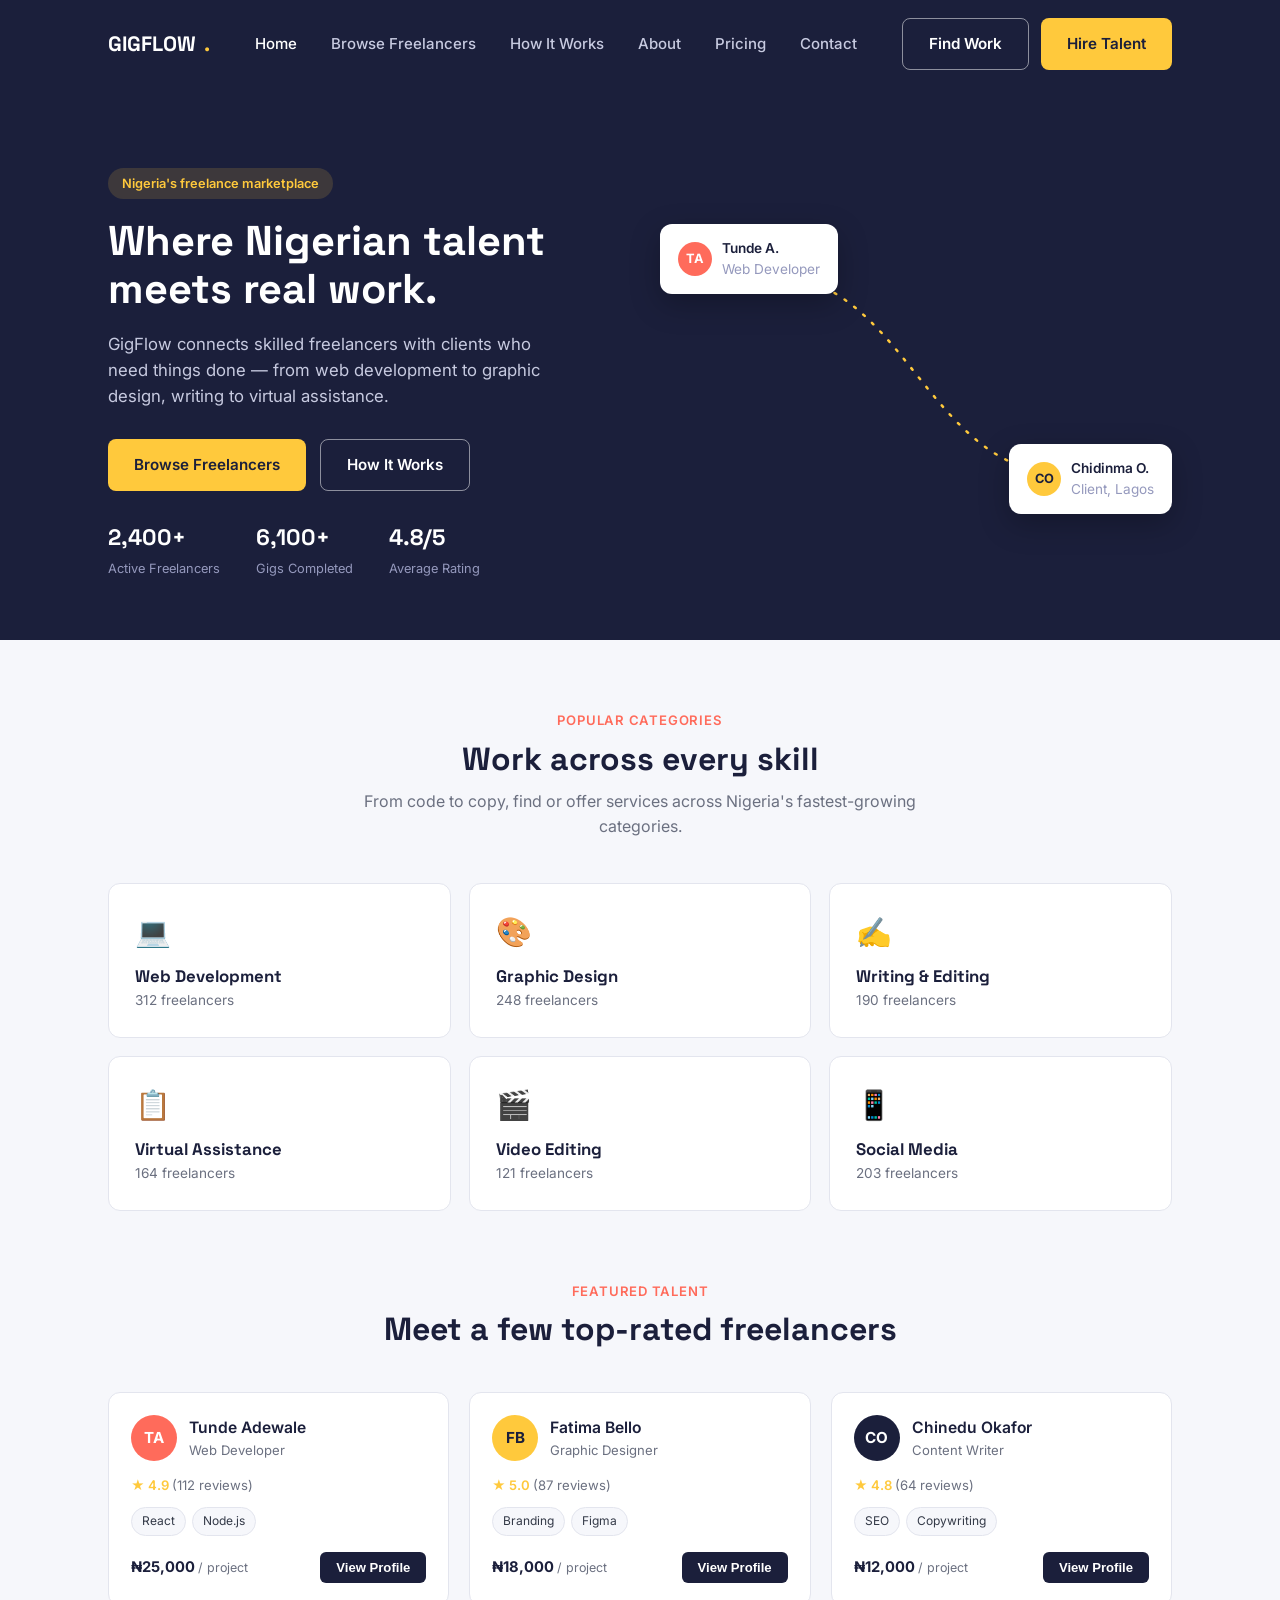
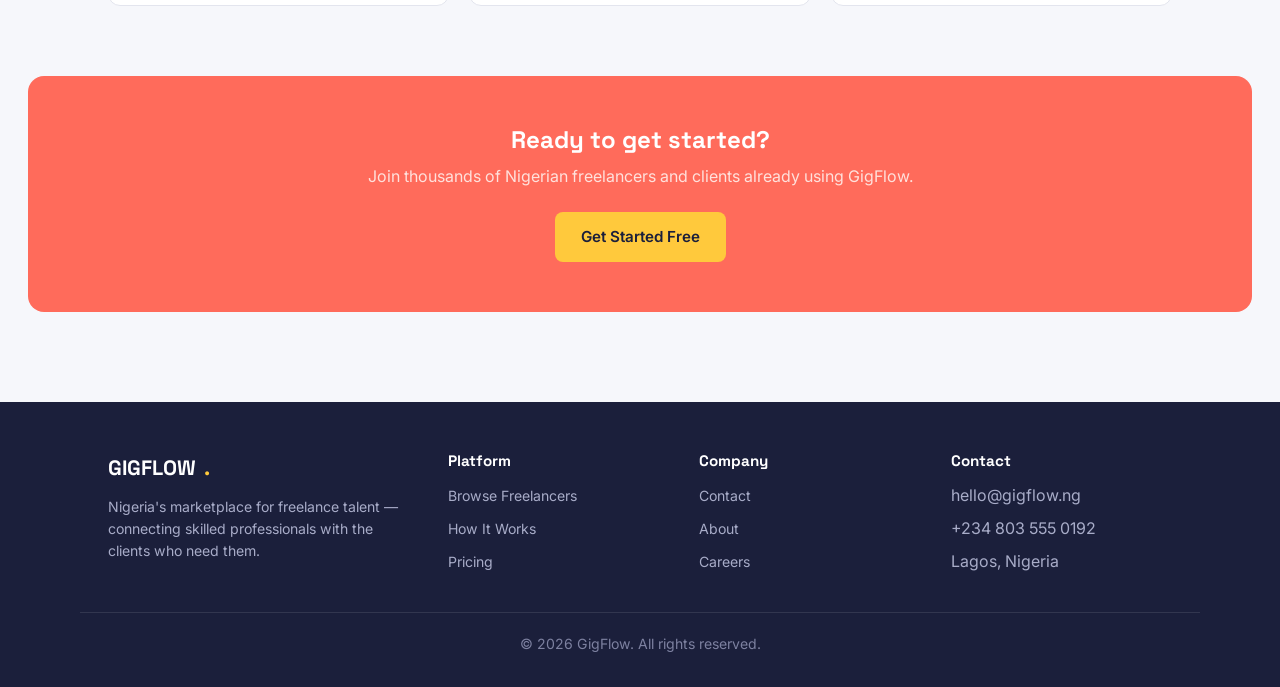
<file: index.html>
<!DOCTYPE html>
<html lang="en">
<head>
<meta charset="UTF-8">
<meta name="viewport" content="width=device-width, initial-scale=1.0">
<title>GIGFLOW — Find Work. Hire Talent.</title>
<link rel="stylesheet" href="css/style.css">
</head>
<body>

<nav class="navbar">
  <div class="container">
    <a href="index.html" class="logo">GIGFLOW<span class="dot">.</span></a>
    <ul class="nav-links">
      <li><a href="index.html" class="active">Home</a></li>
      <li><a href="browse.html">Browse Freelancers</a></li>
      <li><a href="how-it-works.html">How It Works</a></li>
      <li><a href="about.html">About</a></li>
      <li><a href="pricing.html">Pricing</a></li>
      <li><a href="contact.html">Contact</a></li>
    </ul>
    <div class="nav-cta">
      <a href="browse.html" class="btn btn-outline">Find Work</a>
      <a href="contact.html" class="btn btn-primary">Hire Talent</a>
    </div>
  </div>
</nav>

<header class="hero">
  <div class="container">
    <div>
      <span class="eyebrow">Nigeria's freelance marketplace</span>
      <h1>Where Nigerian talent meets real work.</h1>
      <p class="lead">GigFlow connects skilled freelancers with clients who need things done — from web development to graphic design, writing to virtual assistance.</p>
      <div class="hero-actions">
        <a href="browse.html" class="btn btn-primary">Browse Freelancers</a>
        <a href="how-it-works.html" class="btn btn-outline">How It Works</a>
      </div>
      <div class="hero-stats">
        <div><strong>2,400+</strong><span>Active Freelancers</span></div>
        <div><strong>6,100+</strong><span>Gigs Completed</span></div>
        <div><strong>4.8/5</strong><span>Average Rating</span></div>
      </div>
    </div>

    <div class="flow-visual">
      <svg class="flow-path" viewBox="0 0 420 320" fill="none" xmlns="http://www.w3.org/2000/svg">
        <path d="M60 60 C 200 60, 220 260, 360 260" stroke="#FFC93C" stroke-width="2.5" stroke-dasharray="2 10" stroke-linecap="round"/>
        <circle cx="60" cy="60" r="4" fill="#FF6B5B"/>
        <circle cx="360" cy="260" r="4" fill="#FFC93C"/>
      </svg>
      <div class="flow-node node-freelancer">
        <div class="avatar">TA</div>
        <div>Tunde A.<br><span style="font-weight:400;color:#9599bd;">Web Developer</span></div>
      </div>
      <div class="flow-node node-client">
        <div class="avatar">CO</div>
        <div>Chidinma O.<br><span style="font-weight:400;color:#9599bd;">Client, Lagos</span></div>
      </div>
    </div>
  </div>
</header>

<section class="section">
  <div class="container">
    <div class="section-head">
      <span class="eyebrow-dark">Popular Categories</span>
      <h2>Work across every skill</h2>
      <p>From code to copy, find or offer services across Nigeria's fastest-growing categories.</p>
    </div>
    <div class="category-grid">
      <div class="category-card">
        <div class="icon">💻</div>
        <h3>Web Development</h3>
        <p>312 freelancers</p>
      </div>
      <div class="category-card">
        <div class="icon">🎨</div>
        <h3>Graphic Design</h3>
        <p>248 freelancers</p>
      </div>
      <div class="category-card">
        <div class="icon">✍️</div>
        <h3>Writing &amp; Editing</h3>
        <p>190 freelancers</p>
      </div>
      <div class="category-card">
        <div class="icon">📋</div>
        <h3>Virtual Assistance</h3>
        <p>164 freelancers</p>
      </div>
      <div class="category-card">
        <div class="icon">🎬</div>
        <h3>Video Editing</h3>
        <p>121 freelancers</p>
      </div>
      <div class="category-card">
        <div class="icon">📱</div>
        <h3>Social Media</h3>
        <p>203 freelancers</p>
      </div>
    </div>
  </div>
</section>

<section class="section" style="padding-top:0;">
  <div class="container">
    <div class="section-head">
      <span class="eyebrow-dark">Featured Talent</span>
      <h2>Meet a few top-rated freelancers</h2>
    </div>
    <div class="freelancer-grid">
      <div class="freelancer-card">
        <div class="freelancer-top">
          <div class="fl-avatar" style="background:#FF6B5B;">TA</div>
          <div><div class="fl-name">Tunde Adewale</div><div class="fl-role">Web Developer</div></div>
        </div>
        <div class="fl-rating">★ 4.9 <span>(112 reviews)</span></div>
        <div class="fl-tags"><span class="fl-tag">React</span><span class="fl-tag">Node.js</span></div>
        <div class="fl-footer">
          <div class="fl-price">₦25,000 <span>/ project</span></div>
          <button class="fl-btn">View Profile</button>
        </div>
      </div>
      <div class="freelancer-card">
        <div class="freelancer-top">
          <div class="fl-avatar" style="background:#FFC93C;color:#1B1F3B;">FB</div>
          <div><div class="fl-name">Fatima Bello</div><div class="fl-role">Graphic Designer</div></div>
        </div>
        <div class="fl-rating">★ 5.0 <span>(87 reviews)</span></div>
        <div class="fl-tags"><span class="fl-tag">Branding</span><span class="fl-tag">Figma</span></div>
        <div class="fl-footer">
          <div class="fl-price">₦18,000 <span>/ project</span></div>
          <button class="fl-btn">View Profile</button>
        </div>
      </div>
      <div class="freelancer-card">
        <div class="freelancer-top">
          <div class="fl-avatar" style="background:#1B1F3B;">CO</div>
          <div><div class="fl-name">Chinedu Okafor</div><div class="fl-role">Content Writer</div></div>
        </div>
        <div class="fl-rating">★ 4.8 <span>(64 reviews)</span></div>
        <div class="fl-tags"><span class="fl-tag">SEO</span><span class="fl-tag">Copywriting</span></div>
        <div class="fl-footer">
          <div class="fl-price">₦12,000 <span>/ project</span></div>
          <button class="fl-btn">View Profile</button>
        </div>
      </div>
    </div>
  </div>
</section>

<div class="cta-banner">
  <h2>Ready to get started?</h2>
  <p>Join thousands of Nigerian freelancers and clients already using GigFlow.</p>
  <a href="browse.html" class="btn btn-primary">Get Started Free</a>
</div>

<footer class="footer">
  <div class="container">
    <div>
      <div class="logo" style="margin-bottom:12px;">GIGFLOW<span class="dot">.</span></div>
      <p>Nigeria's marketplace for freelance talent — connecting skilled professionals with the clients who need them.</p>
    </div>
    <div>
      <h4>Platform</h4>
      <ul>
        <li><a href="browse.html">Browse Freelancers</a></li>
        <li><a href="how-it-works.html">How It Works</a></li>
        <li><a href="pricing.html">Pricing</a></li>
      </ul>
    </div>
    <div>
      <h4>Company</h4>
      <ul>
        <li><a href="contact.html">Contact</a></li>
        <li><a href="about.html">About</a></li>
        <li><a href="#">Careers</a></li>
      </ul>
    </div>
    <div>
      <h4>Contact</h4>
      <ul>
        <li>hello@gigflow.ng</li>
        <li>+234 803 555 0192</li>
        <li>Lagos, Nigeria</li>
      </ul>
    </div>
  </div>
  <p class="footer-bottom">© 2026 GigFlow. All rights reserved.</p>
</footer>

</body>
</html>
</file>
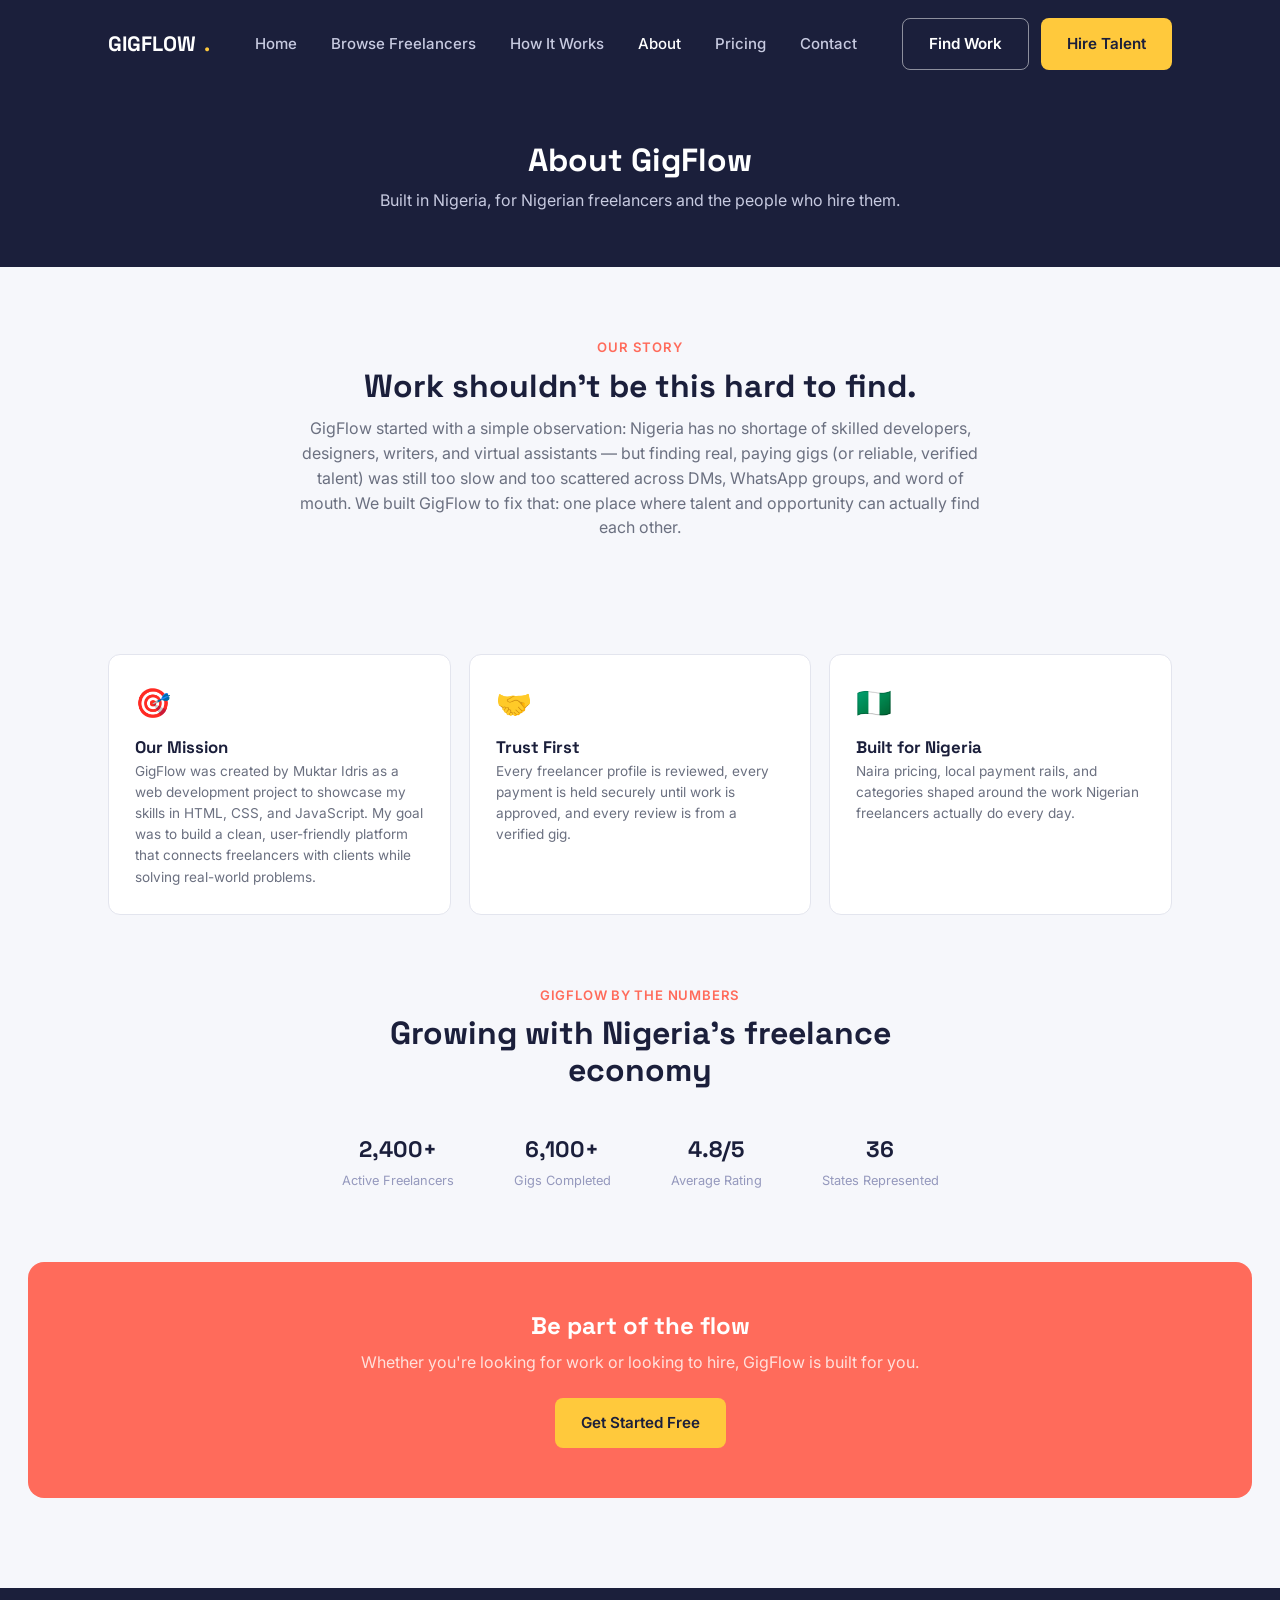
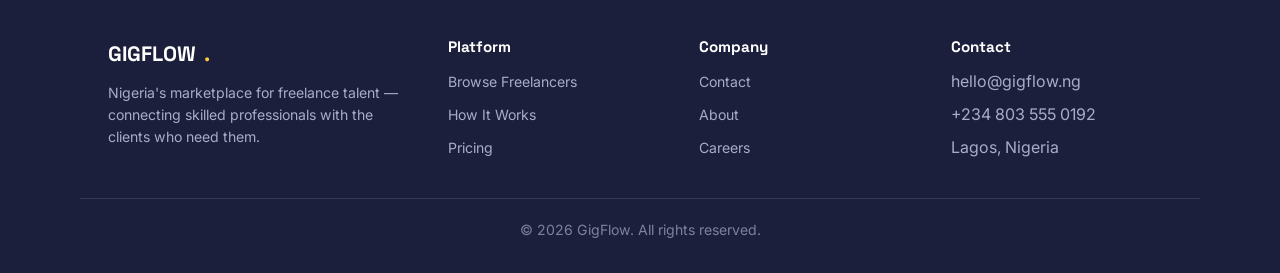
<file: about.html>
<!DOCTYPE html>
<html lang="en">
<head>
<meta charset="UTF-8">
<meta name="viewport" content="width=device-width, initial-scale=1.0">
<title>About — GIGFLOW</title>
<link rel="stylesheet" href="css/style.css">
</head>
<body>

<nav class="navbar">
  <div class="container">
    <a href="index.html" class="logo">GIGFLOW<span class="dot">.</span></a>
    <ul class="nav-links">
      <li><a href="index.html">Home</a></li>
      <li><a href="browse.html">Browse Freelancers</a></li>
      <li><a href="how-it-works.html">How It Works</a></li>
      <li><a href="about.html" class="active">About</a></li>
      <li><a href="pricing.html">Pricing</a></li>
      <li><a href="contact.html">Contact</a></li>
    </ul>
    <div class="nav-cta">
      <a href="browse.html" class="btn btn-outline">Find Work</a>
      <a href="contact.html" class="btn btn-primary">Hire Talent</a>
    </div>
  </div>
</nav>

<header class="page-header">
  <h1>About GigFlow</h1>
  <p>Built in Nigeria, for Nigerian freelancers and the people who hire them.</p>
</header>

<section class="section">
  <div class="container">
    <div class="section-head" style="max-width:680px;">
      <span class="eyebrow-dark">Our Story</span>
      <h2>Work shouldn't be this hard to find.</h2>
      <p>GigFlow started with a simple observation: Nigeria has no shortage of skilled developers, designers, writers, and virtual assistants — but finding real, paying gigs (or reliable, verified talent) was still too slow and too scattered across DMs, WhatsApp groups, and word of mouth. We built GigFlow to fix that: one place where talent and opportunity can actually find each other.</p>
    </div>
  </div>
</section>

<section class="section" style="padding-top:0;">
  <div class="container">
    <div class="category-grid">
      <div class="category-card">
        <div class="icon">🎯</div>
        <h3>Our Mission</h3>
        <p>GigFlow was created by Muktar Idris as a web development project to showcase my skills in HTML, CSS, and JavaScript. My goal was to build a clean, user-friendly platform that connects freelancers with clients while solving real-world problems.</p>
      </div>
      <div class="category-card">
        <div class="icon">🤝</div>
        <h3>Trust First</h3>
        <p>Every freelancer profile is reviewed, every payment is held securely until work is approved, and every review is from a verified gig.</p>
      </div>
      <div class="category-card">
        <div class="icon">🇳🇬</div>
        <h3>Built for Nigeria</h3>
        <p>Naira pricing, local payment rails, and categories shaped around the work Nigerian freelancers actually do every day.</p>
      </div>
    </div>
  </div>
</section>

<section class="section" style="padding-top:0;">
  <div class="container">
    <div class="section-head">
      <span class="eyebrow-dark">GigFlow by the numbers</span>
      <h2>Growing with Nigeria's freelance economy</h2>
    </div>
    <div class="hero-stats" style="justify-content:center; gap:60px;">
      <div style="text-align:center;"><strong style="color:var(--indigo);">2,400+</strong><span>Active Freelancers</span></div>
      <div style="text-align:center;"><strong style="color:var(--indigo);">6,100+</strong><span>Gigs Completed</span></div>
      <div style="text-align:center;"><strong style="color:var(--indigo);">4.8/5</strong><span>Average Rating</span></div>
      <div style="text-align:center;"><strong style="color:var(--indigo);">36</strong><span>States Represented</span></div>
    </div>
  </div>
</section>

<div class="cta-banner">
  <h2>Be part of the flow</h2>
  <p>Whether you're looking for work or looking to hire, GigFlow is built for you.</p>
  <a href="browse.html" class="btn btn-primary">Get Started Free</a>
</div>

<footer class="footer">
  <div class="container">
    <div>
      <div class="logo" style="margin-bottom:12px;">GIGFLOW<span class="dot">.</span></div>
      <p>Nigeria's marketplace for freelance talent — connecting skilled professionals with the clients who need them.</p>
    </div>
    <div>
      <h4>Platform</h4>
      <ul>
        <li><a href="browse.html">Browse Freelancers</a></li>
        <li><a href="how-it-works.html">How It Works</a></li>
        <li><a href="pricing.html">Pricing</a></li>
      </ul>
    </div>
    <div>
      <h4>Company</h4>
      <ul>
        <li><a href="contact.html">Contact</a></li>
        <li><a href="about.html">About</a></li>
        <li><a href="#">Careers</a></li>
      </ul>
    </div>
    <div>
      <h4>Contact</h4>
      <ul>
        <li>hello@gigflow.ng</li>
        <li>+234 803 555 0192</li>
        <li>Lagos, Nigeria</li>
      </ul>
    </div>
  </div>
  <p class="footer-bottom">© 2026 GigFlow. All rights reserved.</p>
</footer>

</body>
</html>
</file>
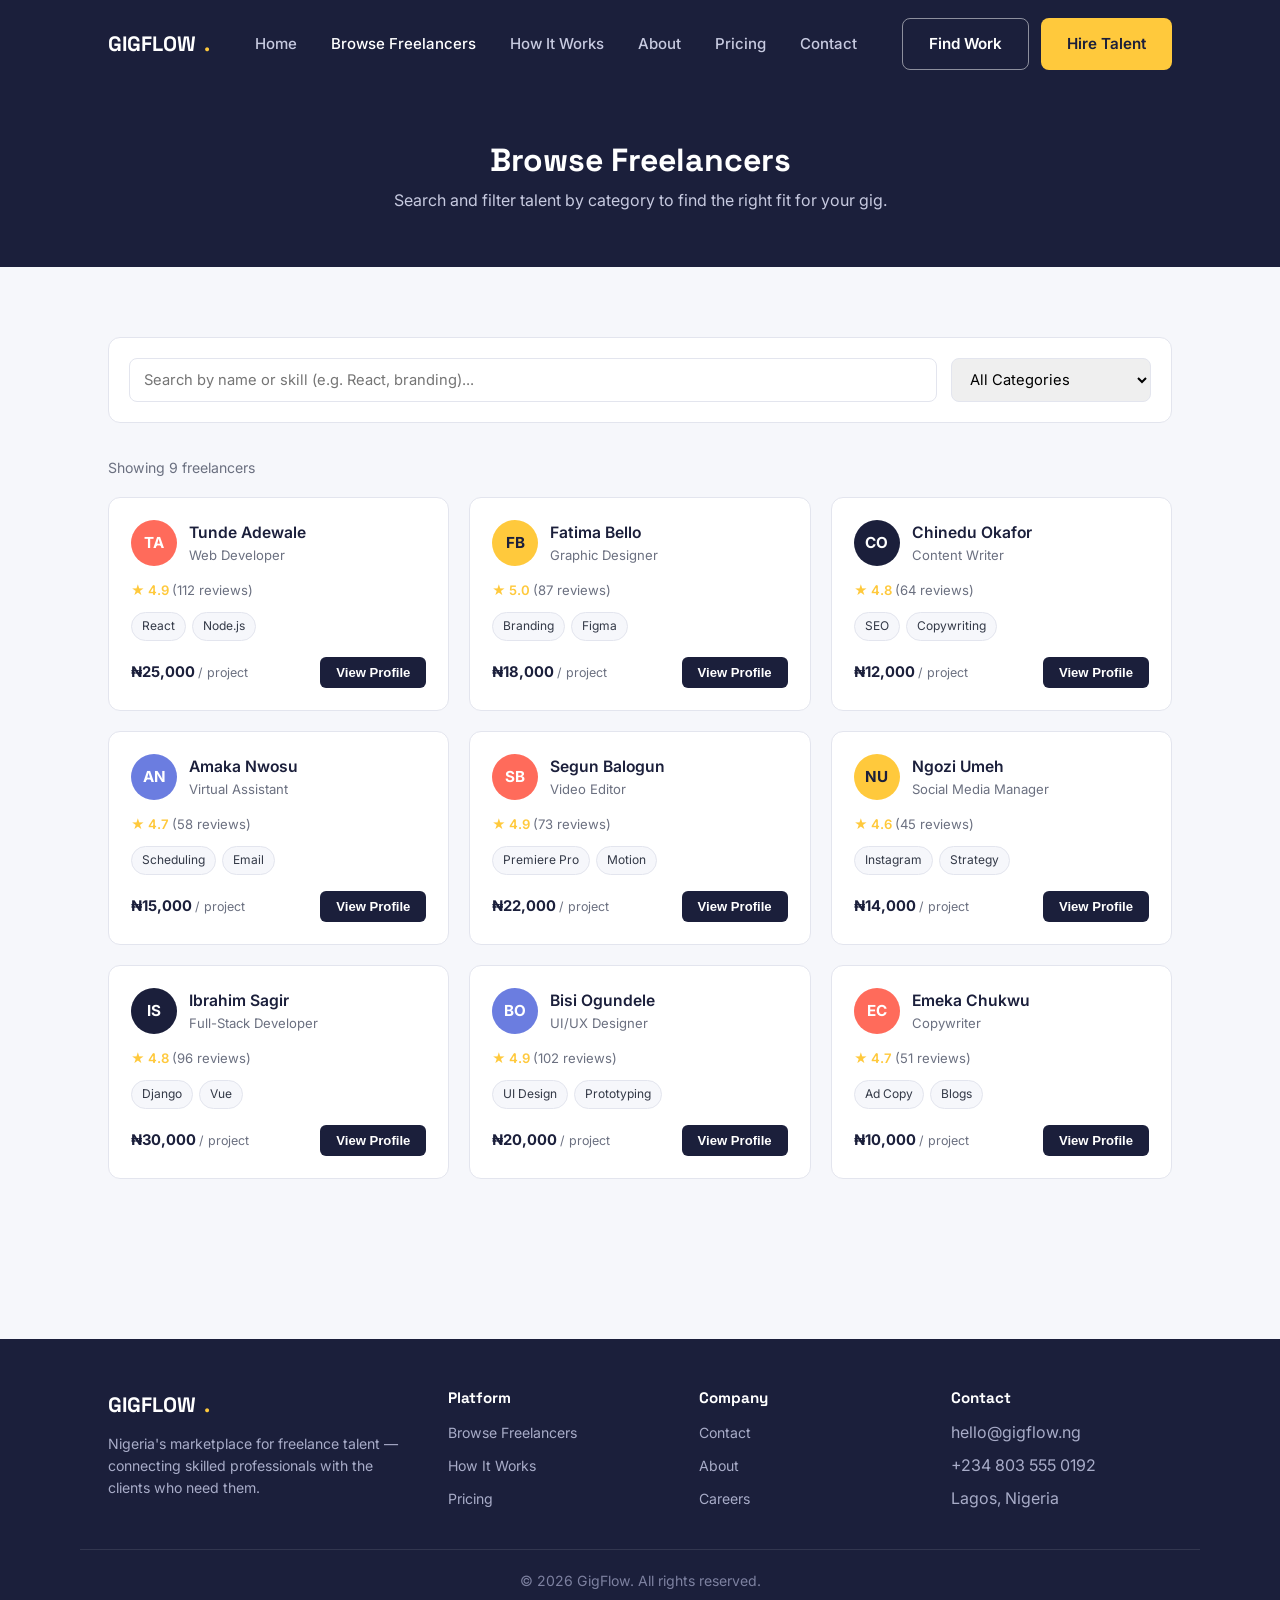
<file: browse.html>
<!DOCTYPE html>
<html lang="en">
<head>
<meta charset="UTF-8">
<meta name="viewport" content="width=device-width, initial-scale=1.0">
<title>Browse Freelancers — GIGFLOW</title>
<link rel="stylesheet" href="css/style.css">
</head>
<body>

<nav class="navbar">
  <div class="container">
    <a href="index.html" class="logo">GIGFLOW<span class="dot">.</span></a>
    <ul class="nav-links">
      <li><a href="index.html">Home</a></li>
      <li><a href="browse.html" class="active">Browse Freelancers</a></li>
      <li><a href="how-it-works.html">How It Works</a></li>
      <li><a href="about.html">About</a></li>
      <li><a href="pricing.html">Pricing</a></li>
      <li><a href="contact.html">Contact</a></li>
    </ul>
    <div class="nav-cta">
      <a href="browse.html" class="btn btn-outline">Find Work</a>
      <a href="contact.html" class="btn btn-primary">Hire Talent</a>
    </div>
  </div>
</nav>

<header class="page-header">
  <h1>Browse Freelancers</h1>
  <p>Search and filter talent by category to find the right fit for your gig.</p>
</header>

<section class="section">
  <div class="container">
    <div class="filter-bar">
      <input type="text" id="searchInput" placeholder="Search by name or skill (e.g. React, branding)...">
      <select id="categoryFilter">
        <option value="all">All Categories</option>
        <option value="Web Development">Web Development</option>
        <option value="Graphic Design">Graphic Design</option>
        <option value="Writing & Editing">Writing &amp; Editing</option>
        <option value="Virtual Assistance">Virtual Assistance</option>
        <option value="Video Editing">Video Editing</option>
        <option value="Social Media">Social Media</option>
      </select>
    </div>

    <p class="results-count" id="resultsCount">Showing all freelancers</p>

    <div class="freelancer-grid" id="freelancerGrid"></div>
  </div>
</section>

<footer class="footer">
  <div class="container">
    <div>
      <div class="logo" style="margin-bottom:12px;">GIGFLOW<span class="dot">.</span></div>
      <p>Nigeria's marketplace for freelance talent — connecting skilled professionals with the clients who need them.</p>
    </div>
    <div>
      <h4>Platform</h4>
      <ul>
        <li><a href="browse.html">Browse Freelancers</a></li>
        <li><a href="how-it-works.html">How It Works</a></li>
        <li><a href="pricing.html">Pricing</a></li>
      </ul>
    </div>
    <div>
      <h4>Company</h4>
      <ul>
        <li><a href="contact.html">Contact</a></li>
        <li><a href="about.html">About</a></li>
        <li><a href="#">Careers</a></li>
      </ul>
    </div>
    <div>
      <h4>Contact</h4>
      <ul>
        <li>hello@gigflow.ng</li>
        <li>+234 803 555 0192</li>
        <li>Lagos, Nigeria</li>
      </ul>
    </div>
  </div>
  <p class="footer-bottom">© 2026 GigFlow. All rights reserved.</p>
</footer>

<script src="js/browse.js"></script>
</body>
</html>
</file>
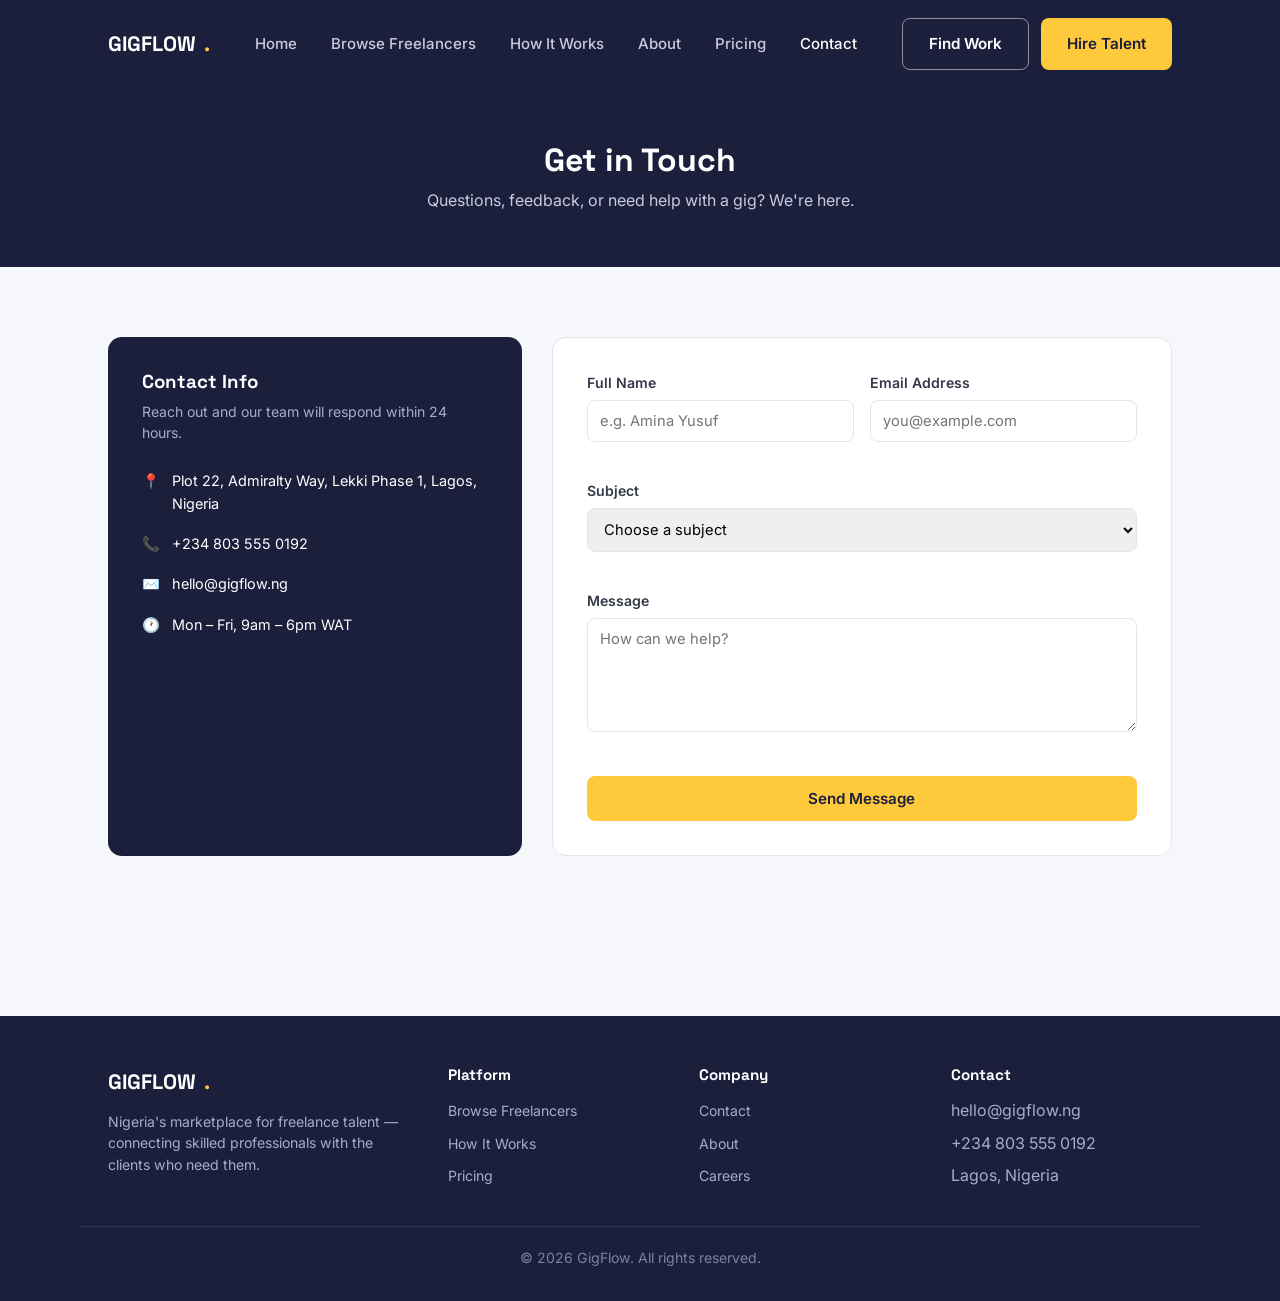
<file: contact.html>
<!DOCTYPE html>
<html lang="en">
<head>
<meta charset="UTF-8">
<meta name="viewport" content="width=device-width, initial-scale=1.0">
<title>Contact — GIGFLOW</title>
<link rel="stylesheet" href="css/style.css">
</head>
<body>

<nav class="navbar">
  <div class="container">
    <a href="index.html" class="logo">GIGFLOW<span class="dot">.</span></a>
    <ul class="nav-links">
      <li><a href="index.html">Home</a></li>
      <li><a href="browse.html">Browse Freelancers</a></li>
      <li><a href="how-it-works.html">How It Works</a></li>
      <li><a href="about.html">About</a></li>
      <li><a href="pricing.html">Pricing</a></li>
      <li><a href="contact.html" class="active">Contact</a></li>
    </ul>
    <div class="nav-cta">
      <a href="browse.html" class="btn btn-outline">Find Work</a>
      <a href="contact.html" class="btn btn-primary">Hire Talent</a>
    </div>
  </div>
</nav>

<header class="page-header">
  <h1>Get in Touch</h1>
  <p>Questions, feedback, or need help with a gig? We're here.</p>
</header>

<section class="section">
  <div class="container">
    <div class="contact-grid">

      <div class="contact-info">
        <h3>Contact Info</h3>
        <p class="sub">Reach out and our team will respond within 24 hours.</p>
        <div class="contact-line"><span class="ic">📍</span><span>Plot 22, Admiralty Way, Lekki Phase 1, Lagos, Nigeria</span></div>
        <div class="contact-line"><span class="ic">📞</span><span>+234 803 555 0192</span></div>
        <div class="contact-line"><span class="ic">✉️</span><span>hello@gigflow.ng</span></div>
        <div class="contact-line"><span class="ic">🕐</span><span>Mon – Fri, 9am – 6pm WAT</span></div>
      </div>

      <div class="contact-form">
        <form id="contactForm" novalidate>
          <div class="form-row">
            <div class="form-group">
              <label for="fullName">Full Name</label>
              <input type="text" id="fullName" placeholder="e.g. Amina Yusuf">
              <small class="form-error" id="fullNameError"></small>
            </div>
            <div class="form-group">
              <label for="email">Email Address</label>
              <input type="text" id="email" placeholder="you@example.com">
              <small class="form-error" id="emailError"></small>
            </div>
          </div>

          <div class="form-group">
            <label for="subject">Subject</label>
            <select id="subject">
              <option value="">Choose a subject</option>
              <option>General Enquiry</option>
              <option>Account Support</option>
              <option>Payment Issue</option>
              <option>Report a Freelancer / Client</option>
              <option>Partnership</option>
            </select>
            <small class="form-error" id="subjectError"></small>
          </div>

          <div class="form-group">
            <label for="message">Message</label>
            <textarea id="message" rows="5" placeholder="How can we help?"></textarea>
            <small class="form-error" id="messageError"></small>
          </div>

          <button type="submit" class="btn btn-primary btn-block">Send Message</button>
        </form>
      </div>

    </div>
  </div>
</section>

<footer class="footer">
  <div class="container">
    <div>
      <div class="logo" style="margin-bottom:12px;">GIGFLOW<span class="dot">.</span></div>
      <p>Nigeria's marketplace for freelance talent — connecting skilled professionals with the clients who need them.</p>
    </div>
    <div>
      <h4>Platform</h4>
      <ul>
        <li><a href="browse.html">Browse Freelancers</a></li>
        <li><a href="how-it-works.html">How It Works</a></li>
        <li><a href="pricing.html">Pricing</a></li>
      </ul>
    </div>
    <div>
      <h4>Company</h4>
      <ul>
        <li><a href="contact.html">Contact</a></li>
        <li><a href="about.html">About</a></li>
        <li><a href="#">Careers</a></li>
      </ul>
    </div>
    <div>
      <h4>Contact</h4>
      <ul>
        <li>hello@gigflow.ng</li>
        <li>+234 803 555 0192</li>
        <li>Lagos, Nigeria</li>
      </ul>
    </div>
  </div>
  <p class="footer-bottom">© 2026 GigFlow. All rights reserved.</p>
</footer>

<script src="js/contact.js"></script>
</body>
</html>
</file>
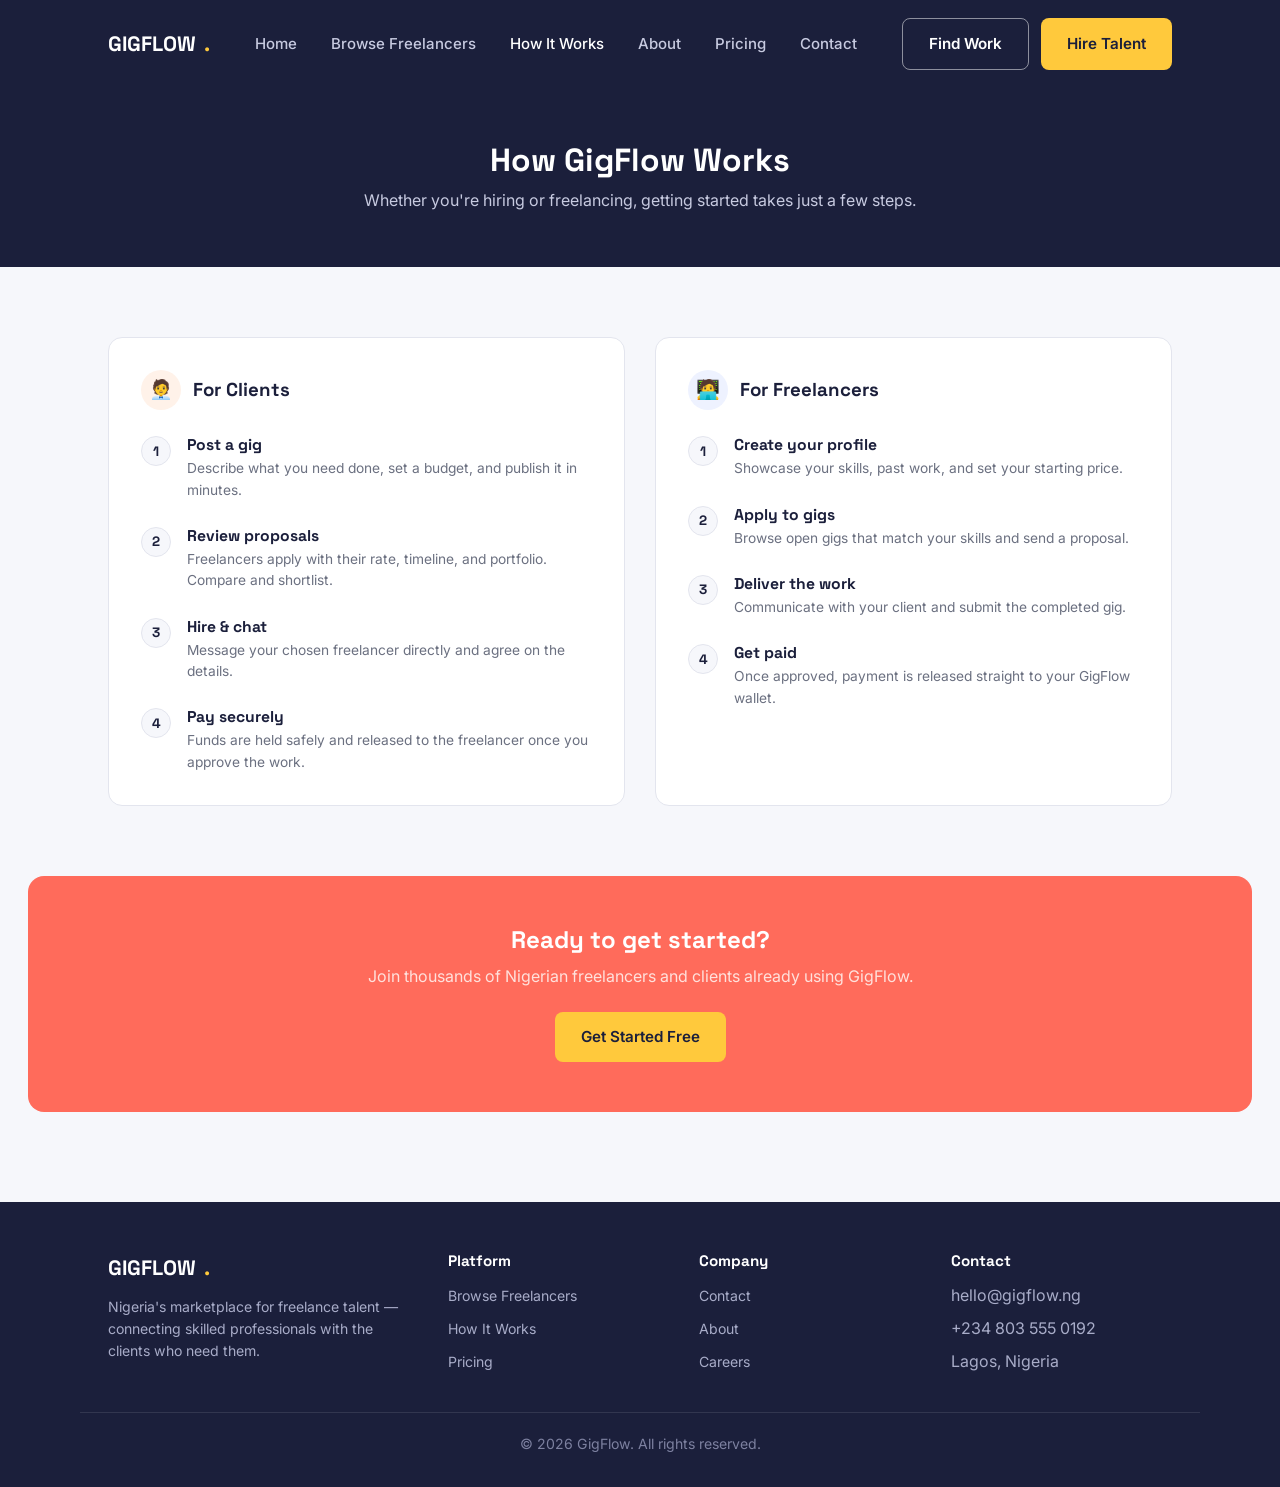
<file: how-it-works.html>
<!DOCTYPE html>
<html lang="en">
<head>
<meta charset="UTF-8">
<meta name="viewport" content="width=device-width, initial-scale=1.0">
<title>How It Works — GIGFLOW</title>
<link rel="stylesheet" href="css/style.css">
</head>
<body>

<nav class="navbar">
  <div class="container">
    <a href="index.html" class="logo">GIGFLOW<span class="dot">.</span></a>
    <ul class="nav-links">
      <li><a href="index.html">Home</a></li>
      <li><a href="browse.html">Browse Freelancers</a></li>
      <li><a href="how-it-works.html" class="active">How It Works</a></li>
      <li><a href="about.html">About</a></li>
      <li><a href="pricing.html">Pricing</a></li>
      <li><a href="contact.html">Contact</a></li>
    </ul>
    <div class="nav-cta">
      <a href="browse.html" class="btn btn-outline">Find Work</a>
      <a href="contact.html" class="btn btn-primary">Hire Talent</a>
    </div>
  </div>
</nav>

<header class="page-header">
  <h1>How GigFlow Works</h1>
  <p>Whether you're hiring or freelancing, getting started takes just a few steps.</p>
</header>

<section class="section">
  <div class="container">
    <div class="tracks">

      <div class="track track-clients">
        <div class="track-header">
          <div class="badge">🧑‍💼</div>
          <h3>For Clients</h3>
        </div>
        <div class="step">
          <div class="step-num">1</div>
          <div>
            <h4>Post a gig</h4>
            <p>Describe what you need done, set a budget, and publish it in minutes.</p>
          </div>
        </div>
        <div class="step">
          <div class="step-num">2</div>
          <div>
            <h4>Review proposals</h4>
            <p>Freelancers apply with their rate, timeline, and portfolio. Compare and shortlist.</p>
          </div>
        </div>
        <div class="step">
          <div class="step-num">3</div>
          <div>
            <h4>Hire &amp; chat</h4>
            <p>Message your chosen freelancer directly and agree on the details.</p>
          </div>
        </div>
        <div class="step">
          <div class="step-num">4</div>
          <div>
            <h4>Pay securely</h4>
            <p>Funds are held safely and released to the freelancer once you approve the work.</p>
          </div>
        </div>
      </div>

      <div class="track track-freelancers">
        <div class="track-header">
          <div class="badge">🧑‍💻</div>
          <h3>For Freelancers</h3>
        </div>
        <div class="step">
          <div class="step-num">1</div>
          <div>
            <h4>Create your profile</h4>
            <p>Showcase your skills, past work, and set your starting price.</p>
          </div>
        </div>
        <div class="step">
          <div class="step-num">2</div>
          <div>
            <h4>Apply to gigs</h4>
            <p>Browse open gigs that match your skills and send a proposal.</p>
          </div>
        </div>
        <div class="step">
          <div class="step-num">3</div>
          <div>
            <h4>Deliver the work</h4>
            <p>Communicate with your client and submit the completed gig.</p>
          </div>
        </div>
        <div class="step">
          <div class="step-num">4</div>
          <div>
            <h4>Get paid</h4>
            <p>Once approved, payment is released straight to your GigFlow wallet.</p>
          </div>
        </div>
      </div>

    </div>
  </div>
</section>

<div class="cta-banner">
  <h2>Ready to get started?</h2>
  <p>Join thousands of Nigerian freelancers and clients already using GigFlow.</p>
  <a href="browse.html" class="btn btn-primary">Get Started Free</a>
</div>

<footer class="footer">
  <div class="container">
    <div>
      <div class="logo" style="margin-bottom:12px;">GIGFLOW<span class="dot">.</span></div>
      <p>Nigeria's marketplace for freelance talent — connecting skilled professionals with the clients who need them.</p>
    </div>
    <div>
      <h4>Platform</h4>
      <ul>
        <li><a href="browse.html">Browse Freelancers</a></li>
        <li><a href="how-it-works.html">How It Works</a></li>
        <li><a href="pricing.html">Pricing</a></li>
      </ul>
    </div>
    <div>
      <h4>Company</h4>
      <ul>
        <li><a href="contact.html">Contact</a></li>
        <li><a href="about.html">About</a></li>
        <li><a href="#">Careers</a></li>
      </ul>
    </div>
    <div>
      <h4>Contact</h4>
      <ul>
        <li>hello@gigflow.ng</li>
        <li>+234 803 555 0192</li>
        <li>Lagos, Nigeria</li>
      </ul>
    </div>
  </div>
  <p class="footer-bottom">© 2026 GigFlow. All rights reserved.</p>
</footer>

</body>
</html>
</file>
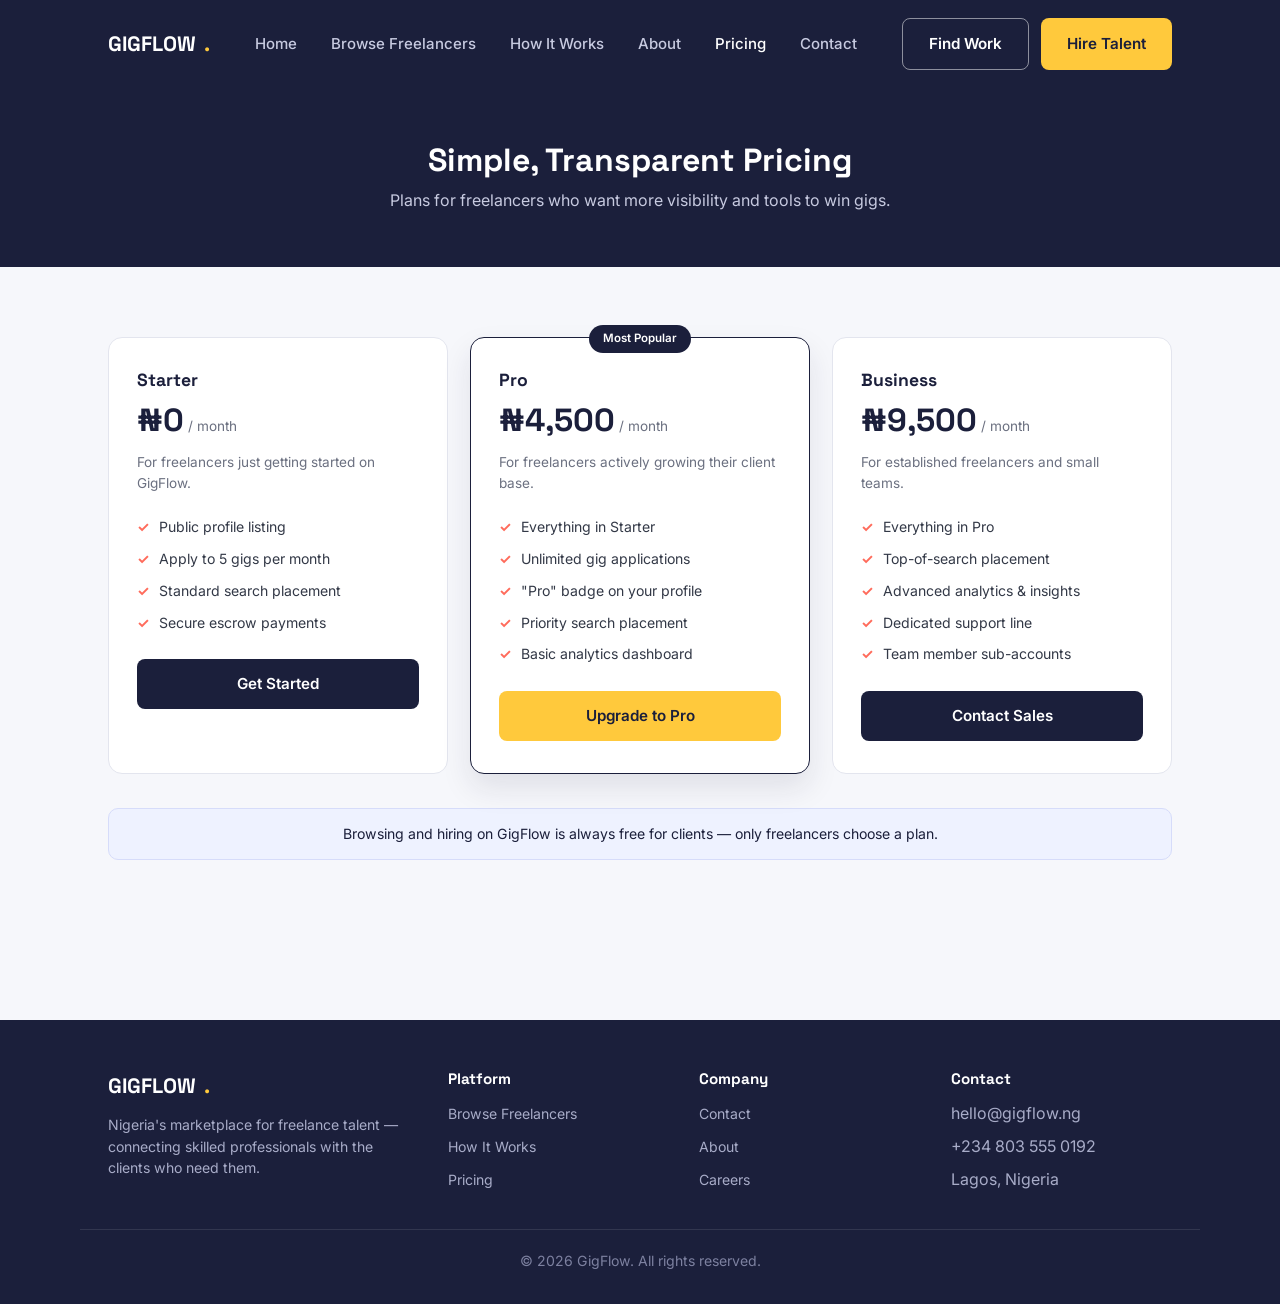
<file: pricing.html>
<!DOCTYPE html>
<html lang="en">
<head>
<meta charset="UTF-8">
<meta name="viewport" content="width=device-width, initial-scale=1.0">
<title>Pricing — GIGFLOW</title>
<link rel="stylesheet" href="css/style.css">
</head>
<body>

<nav class="navbar">
  <div class="container">
    <a href="index.html" class="logo">GIGFLOW<span class="dot">.</span></a>
    <ul class="nav-links">
      <li><a href="index.html">Home</a></li>
      <li><a href="browse.html">Browse Freelancers</a></li>
      <li><a href="how-it-works.html">How It Works</a></li>
      <li><a href="about.html">About</a></li>
      <li><a href="pricing.html" class="active">Pricing</a></li>
      <li><a href="contact.html">Contact</a></li>
    </ul>
    <div class="nav-cta">
      <a href="browse.html" class="btn btn-outline">Find Work</a>
      <a href="contact.html" class="btn btn-primary">Hire Talent</a>
    </div>
  </div>
</nav>

<header class="page-header">
  <h1>Simple, Transparent Pricing</h1>
  <p>Plans for freelancers who want more visibility and tools to win gigs.</p>
</header>

<section class="section">
  <div class="container">
    <div class="pricing-grid">

      <div class="price-card">
        <h3>Starter</h3>
        <div class="price-tag"><strong>₦0</strong> <span>/ month</span></div>
        <p class="price-desc">For freelancers just getting started on GigFlow.</p>
        <ul class="price-features">
          <li>Public profile listing</li>
          <li>Apply to 5 gigs per month</li>
          <li>Standard search placement</li>
          <li>Secure escrow payments</li>
        </ul>
        <a href="contact.html" class="btn btn-dark btn-block">Get Started</a>
      </div>

      <div class="price-card featured">
        <span class="featured-badge">Most Popular</span>
        <h3>Pro</h3>
        <div class="price-tag"><strong>₦4,500</strong> <span>/ month</span></div>
        <p class="price-desc">For freelancers actively growing their client base.</p>
        <ul class="price-features">
          <li>Everything in Starter</li>
          <li>Unlimited gig applications</li>
          <li>"Pro" badge on your profile</li>
          <li>Priority search placement</li>
          <li>Basic analytics dashboard</li>
        </ul>
        <a href="contact.html" class="btn btn-primary btn-block">Upgrade to Pro</a>
      </div>

      <div class="price-card">
        <h3>Business</h3>
        <div class="price-tag"><strong>₦9,500</strong> <span>/ month</span></div>
        <p class="price-desc">For established freelancers and small teams.</p>
        <ul class="price-features">
          <li>Everything in Pro</li>
          <li>Top-of-search placement</li>
          <li>Advanced analytics &amp; insights</li>
          <li>Dedicated support line</li>
          <li>Team member sub-accounts</li>
        </ul>
        <a href="contact.html" class="btn btn-dark btn-block">Contact Sales</a>
      </div>

    </div>

    <p class="notice-bar">Browsing and hiring on GigFlow is always free for clients — only freelancers choose a plan.</p>
  </div>
</section>

<footer class="footer">
  <div class="container">
    <div>
      <div class="logo" style="margin-bottom:12px;">GIGFLOW<span class="dot">.</span></div>
      <p>Nigeria's marketplace for freelance talent — connecting skilled professionals with the clients who need them.</p>
    </div>
    <div>
      <h4>Platform</h4>
      <ul>
        <li><a href="browse.html">Browse Freelancers</a></li>
        <li><a href="how-it-works.html">How It Works</a></li>
        <li><a href="pricing.html">Pricing</a></li>
      </ul>
    </div>
    <div>
      <h4>Company</h4>
      <ul>
        <li><a href="contact.html">Contact</a></li>
        <li><a href="about.html">About</a></li>
        <li><a href="#">Careers</a></li>
      </ul>
    </div>
    <div>
      <h4>Contact</h4>
      <ul>
        <li>hello@gigflow.ng</li>
        <li>+234 803 555 0192</li>
        <li>Lagos, Nigeria</li>
      </ul>
    </div>
  </div>
  <p class="footer-bottom">© 2026 GigFlow. All rights reserved.</p>
</footer>

</body>
</html>
</file>
<file: css/style.css>
/* ============================================
   GIGFLOW — Shared Stylesheet
   Palette: Deep Indigo #1B1F3B / Off-white #F6F7FB /
            Flow Yellow #FFC93C / Signal Coral #FF6B5B / Slate #333947
   ============================================ */

@import url('https://fonts.googleapis.com/css2?family=Space+Grotesk:wght@500;600;700&family=Inter:wght@400;500;600&display=swap');

:root {
  --indigo: #1B1F3B;
  --indigo-light: #262c52;
  --paper: #F6F7FB;
  --yellow: #FFC93C;
  --coral: #FF6B5B;
  --slate: #333947;
  --slate-light: #6b7080;
  --border: #e3e5ee;
  --white: #ffffff;
}

* { box-sizing: border-box; margin: 0; padding: 0; }

body {
  font-family: 'Inter', sans-serif;
  background: var(--paper);
  color: var(--slate);
  line-height: 1.55;
}

h1, h2, h3, h4 {
  font-family: 'Space Grotesk', sans-serif;
  color: var(--indigo);
  font-weight: 700;
  line-height: 1.15;
}

a { text-decoration: none; color: inherit; }
ul { list-style: none; }
img { max-width: 100%; display: block; }

.container {
  max-width: 1120px;
  margin: 0 auto;
  padding: 0 28px;
}

/* ---------- Buttons ---------- */
.btn {
  display: inline-flex;
  align-items: center;
  justify-content: center;
  gap: 8px;
  padding: 13px 26px;
  border-radius: 8px;
  font-weight: 600;
  font-size: 0.95rem;
  cursor: pointer;
  border: none;
  transition: transform 0.15s ease, box-shadow 0.15s ease;
  font-family: inherit;
}
.btn:hover { transform: translateY(-2px); }
.btn-primary { background: var(--yellow); color: var(--indigo); }
.btn-primary:hover { box-shadow: 0 6px 16px rgba(255,201,60,0.4); }
.btn-outline { background: transparent; color: var(--white); border: 1.5px solid rgba(255,255,255,0.5); }
.btn-outline:hover { border-color: var(--white); }
.btn-dark { background: var(--indigo); color: var(--white); }
.btn-dark:hover { box-shadow: 0 6px 16px rgba(27,31,59,0.25); }
.btn-block { width: 100%; }

/* ---------- Navbar ---------- */
.navbar {
  background: var(--indigo);
  padding: 18px 0;
  position: sticky;
  top: 0;
  z-index: 100;
}
.navbar .container {
  display: flex;
  align-items: center;
  justify-content: space-between;
}
.logo {
  display: flex;
  align-items: center;
  gap: 8px;
  font-family: 'Space Grotesk', sans-serif;
  font-weight: 700;
  font-size: 1.3rem;
  color: var(--white);
}
.logo .dot { color: var(--yellow); }
.nav-links {
  display: flex;
  gap: 34px;
}
.nav-links a {
  color: #c7cae0;
  font-weight: 500;
  font-size: 0.94rem;
  transition: color 0.15s ease;
}
.nav-links a:hover, .nav-links a.active { color: var(--white); }
.nav-cta { display: flex; gap: 12px; }

/* ---------- Footer ---------- */
.footer {
  background: var(--indigo);
  color: #a8acc8;
  padding: 50px 0 24px;
  margin-top: 90px;
}
.footer .container {
  display: grid;
  grid-template-columns: 1.4fr 1fr 1fr 1fr;
  gap: 30px;
  padding-bottom: 30px;
  border-bottom: 1px solid rgba(255,255,255,0.1);
}
.footer h4 { color: var(--white); font-size: 0.95rem; margin-bottom: 14px; }
.footer p { font-size: 0.88rem; margin-bottom: 8px; }
.footer ul li { margin-bottom: 8px; }
.footer ul li a { font-size: 0.88rem; color: #a8acc8; }
.footer ul li a:hover { color: var(--yellow); }
.footer-bottom {
  text-align: center;
  font-size: 0.82rem;
  padding-top: 20px;
  color: #7d81a0;
}

/* ---------- Hero (Home) ---------- */
.hero {
  background: var(--indigo);
  color: var(--white);
  padding: 80px 0 60px;
  position: relative;
  overflow: hidden;
}
.hero .container {
  display: grid;
  grid-template-columns: 1fr 1fr;
  gap: 40px;
  align-items: center;
}
.eyebrow {
  display: inline-block;
  background: rgba(255,201,60,0.15);
  color: var(--yellow);
  font-size: 0.8rem;
  font-weight: 600;
  padding: 6px 14px;
  border-radius: 20px;
  margin-bottom: 18px;
}
.hero h1 { color: var(--white); font-size: 2.6rem; margin-bottom: 18px; }
.hero p.lead { color: #c7cae0; font-size: 1.05rem; margin-bottom: 30px; max-width: 460px; }
.hero-actions { display: flex; gap: 14px; margin-bottom: 30px; }
.hero-stats { display: flex; gap: 36px; }
.hero-stats div strong { display: block; font-size: 1.4rem; color: var(--white); font-family: 'Space Grotesk', sans-serif; }
.hero-stats div span { font-size: 0.8rem; color: #9599bd; }

.flow-visual { position: relative; height: 320px; }
.flow-node {
  position: absolute;
  background: var(--white);
  border-radius: 12px;
  padding: 14px 18px;
  box-shadow: 0 10px 30px rgba(0,0,0,0.25);
  display: flex;
  align-items: center;
  gap: 10px;
  font-size: 0.85rem;
  font-weight: 600;
  color: var(--indigo);
}
.flow-node .avatar {
  width: 34px; height: 34px; border-radius: 50%;
  display: flex; align-items: center; justify-content: center;
  color: white; font-size: 0.8rem; font-weight: 700;
}
.node-freelancer { top: 10px; left: 0; }
.node-freelancer .avatar { background: var(--coral); }
.node-client { bottom: 20px; right: 0; }
.node-client .avatar { background: var(--yellow); color: var(--indigo); }
.flow-path { position: absolute; inset: 0; width: 100%; height: 100%; }

/* ---------- Section basics ---------- */
.section { padding: 70px 0; }
.section-head { text-align: center; max-width: 560px; margin: 0 auto 44px; }
.section-head .eyebrow-dark {
  color: var(--coral); font-weight: 600; font-size: 0.82rem;
  text-transform: uppercase; letter-spacing: 0.06em; margin-bottom: 10px; display: block;
}
.section-head h2 { font-size: 2rem; margin-bottom: 12px; }
.section-head p { color: var(--slate-light); }

/* ---------- Category grid (Home) ---------- */
.category-grid {
  display: grid;
  grid-template-columns: repeat(3, 1fr);
  gap: 18px;
}
.category-card {
  background: var(--white);
  border: 1px solid var(--border);
  border-radius: 12px;
  padding: 26px;
  transition: border-color 0.15s ease, transform 0.15s ease;
}
.category-card:hover { border-color: var(--yellow); transform: translateY(-3px); }
.category-card .icon { font-size: 1.8rem; margin-bottom: 12px; }
.category-card h3 { font-size: 1.05rem; margin-bottom: 4px; }
.category-card p { font-size: 0.85rem; color: var(--slate-light); }

/* ---------- Freelancer cards ---------- */
.freelancer-grid {
  display: grid;
  grid-template-columns: repeat(3, 1fr);
  gap: 20px;
}
.freelancer-card {
  background: var(--white);
  border: 1px solid var(--border);
  border-radius: 12px;
  padding: 22px;
  transition: box-shadow 0.15s ease, transform 0.15s ease;
}
.freelancer-card:hover { box-shadow: 0 12px 24px rgba(27,31,59,0.08); transform: translateY(-3px); }
.freelancer-top { display: flex; align-items: center; gap: 12px; margin-bottom: 14px; }
.fl-avatar {
  width: 46px; height: 46px; border-radius: 50%;
  display: flex; align-items: center; justify-content: center;
  font-weight: 700; color: white; font-size: 0.95rem;
  flex-shrink: 0;
}
.fl-name { font-weight: 600; color: var(--indigo); font-size: 0.98rem; }
.fl-role { font-size: 0.82rem; color: var(--slate-light); }
.fl-rating { font-size: 0.82rem; color: var(--yellow); margin-bottom: 12px; font-weight: 600; }
.fl-rating span { color: var(--slate-light); font-weight: 400; }
.fl-tags { display: flex; flex-wrap: wrap; gap: 6px; margin-bottom: 16px; }
.fl-tag {
  background: var(--paper); border: 1px solid var(--border);
  font-size: 0.75rem; padding: 4px 10px; border-radius: 20px; color: var(--slate);
}
.fl-footer { display: flex; justify-content: space-between; align-items: center; }
.fl-price { font-weight: 700; color: var(--indigo); font-size: 0.92rem; }
.fl-price span { font-weight: 400; color: var(--slate-light); font-size: 0.78rem; }
.fl-btn {
  background: var(--indigo); color: white; border: none; padding: 8px 16px;
  border-radius: 6px; font-size: 0.82rem; font-weight: 600; cursor: pointer;
}
.fl-btn:hover { background: var(--indigo-light); }

.empty-state {
  text-align: center; padding: 60px 20px; color: var(--slate-light);
  grid-column: 1 / -1;
}

/* ---------- Browse filters ---------- */
.filter-bar {
  background: white; border: 1px solid var(--border); border-radius: 12px;
  padding: 20px; display: flex; gap: 14px; margin-bottom: 34px;
}
.filter-bar input, .filter-bar select {
  padding: 11px 14px; border: 1px solid var(--border); border-radius: 8px;
  font-size: 0.92rem; font-family: inherit;
}
.filter-bar input { flex: 1; }
.filter-bar select { min-width: 200px; }
.results-count { color: var(--slate-light); font-size: 0.88rem; margin-bottom: 18px; }

/* ---------- CTA banner ---------- */
.cta-banner {
  background: var(--coral);
  color: white;
  border-radius: 16px;
  padding: 50px;
  text-align: center;
  margin: 0 28px;
}
.cta-banner h2 { color: white; margin-bottom: 10px; }
.cta-banner p { color: #ffe1dc; margin-bottom: 24px; }

/* ---------- How It Works ---------- */
.tracks {
  display: grid;
  grid-template-columns: 1fr 1fr;
  gap: 30px;
}
.track {
  background: white; border: 1px solid var(--border); border-radius: 14px; padding: 32px;
}
.track-header { display: flex; align-items: center; gap: 12px; margin-bottom: 26px; }
.track-header .badge {
  width: 40px; height: 40px; border-radius: 50%; display: flex; align-items: center;
  justify-content: center; font-size: 1.2rem;
}
.track-clients .badge { background: #fff2e9; }
.track-freelancers .badge { background: #eef2ff; }
.step { display: flex; gap: 16px; margin-bottom: 26px; }
.step:last-child { margin-bottom: 0; }
.step-num {
  width: 30px; height: 30px; border-radius: 50%; background: var(--paper);
  border: 1.5px solid var(--border); display: flex; align-items: center; justify-content: center;
  font-family: 'Space Grotesk', sans-serif; font-weight: 700; font-size: 0.85rem; color: var(--indigo);
  flex-shrink: 0;
}
.step h4 { font-size: 0.98rem; margin-bottom: 4px; }
.step p { font-size: 0.86rem; color: var(--slate-light); }

/* ---------- Pricing ---------- */
.pricing-grid {
  display: grid;
  grid-template-columns: repeat(3, 1fr);
  gap: 22px;
}
.price-card {
  background: white; border: 1.5px solid var(--border); border-radius: 14px;
  padding: 32px 28px; position: relative;
}
.price-card.featured { border-color: var(--indigo); box-shadow: 0 14px 30px rgba(27,31,59,0.1); }
.featured-badge {
  position: absolute; top: -13px; left: 50%; transform: translateX(-50%);
  background: var(--indigo); color: white; font-size: 0.72rem; font-weight: 600;
  padding: 5px 14px; border-radius: 20px;
}
.price-card h3 { font-size: 1.1rem; margin-bottom: 6px; }
.price-card .price-tag { margin-bottom: 6px; }
.price-tag strong { font-family: 'Space Grotesk', sans-serif; font-size: 2rem; color: var(--indigo); }
.price-tag span { color: var(--slate-light); font-size: 0.85rem; }
.price-card .price-desc { color: var(--slate-light); font-size: 0.85rem; margin-bottom: 22px; }
.price-features { margin-bottom: 26px; }
.price-features li { font-size: 0.88rem; margin-bottom: 10px; padding-left: 22px; position: relative; }
.price-features li::before { content: "✓"; position: absolute; left: 0; color: var(--coral); font-weight: 700; }

.notice-bar {
  background: #eef2ff; border: 1px solid #d6dcfa; border-radius: 10px;
  padding: 14px 20px; text-align: center; font-size: 0.88rem; color: var(--indigo);
  margin-top: 34px;
}

/* ---------- Contact ---------- */
.contact-grid {
  display: grid;
  grid-template-columns: 0.8fr 1.2fr;
  gap: 30px;
}
.contact-info {
  background: var(--indigo); color: white; border-radius: 14px; padding: 34px;
}
.contact-info h3 { color: white; margin-bottom: 8px; }
.contact-info p.sub { color: #a8acc8; font-size: 0.88rem; margin-bottom: 26px; }
.contact-line { display: flex; gap: 12px; margin-bottom: 18px; font-size: 0.9rem; }
.contact-line .ic { color: var(--yellow); }
.contact-form { background: white; border: 1px solid var(--border); border-radius: 14px; padding: 34px; }
.form-group { margin-bottom: 18px; }
.form-group label { display: block; font-weight: 600; font-size: 0.88rem; margin-bottom: 6px; }
.form-group input, .form-group select, .form-group textarea {
  width: 100%; padding: 11px 12px; border: 1px solid var(--border); border-radius: 8px;
  font-size: 0.92rem; font-family: inherit;
}
.form-group input.invalid, .form-group textarea.invalid { border-color: var(--coral); }
.form-error { color: var(--coral); font-size: 0.78rem; min-height: 16px; display: block; margin-top: 4px; }
.form-row { display: grid; grid-template-columns: 1fr 1fr; gap: 16px; }

/* ---------- Page header (non-home pages) ---------- */
.page-header {
  background: var(--indigo); color: white; padding: 54px 0; text-align: center;
}
.page-header h1 { color: white; font-size: 2rem; margin-bottom: 10px; }
.page-header p { color: #c7cae0; }

/* ---------- Responsive ---------- */
@media (max-width: 860px) {
  .nav-links { display: none; }
  .hero .container { grid-template-columns: 1fr; }
  .category-grid, .freelancer-grid, .pricing-grid { grid-template-columns: 1fr 1fr; }
  .tracks, .contact-grid, .footer .container { grid-template-columns: 1fr; }
  .filter-bar { flex-direction: column; }
}
@media (max-width: 560px) {
  .category-grid, .freelancer-grid, .pricing-grid { grid-template-columns: 1fr; }
  .hero h1 { font-size: 1.9rem; }
  .form-row { grid-template-columns: 1fr; }
}
</file>
